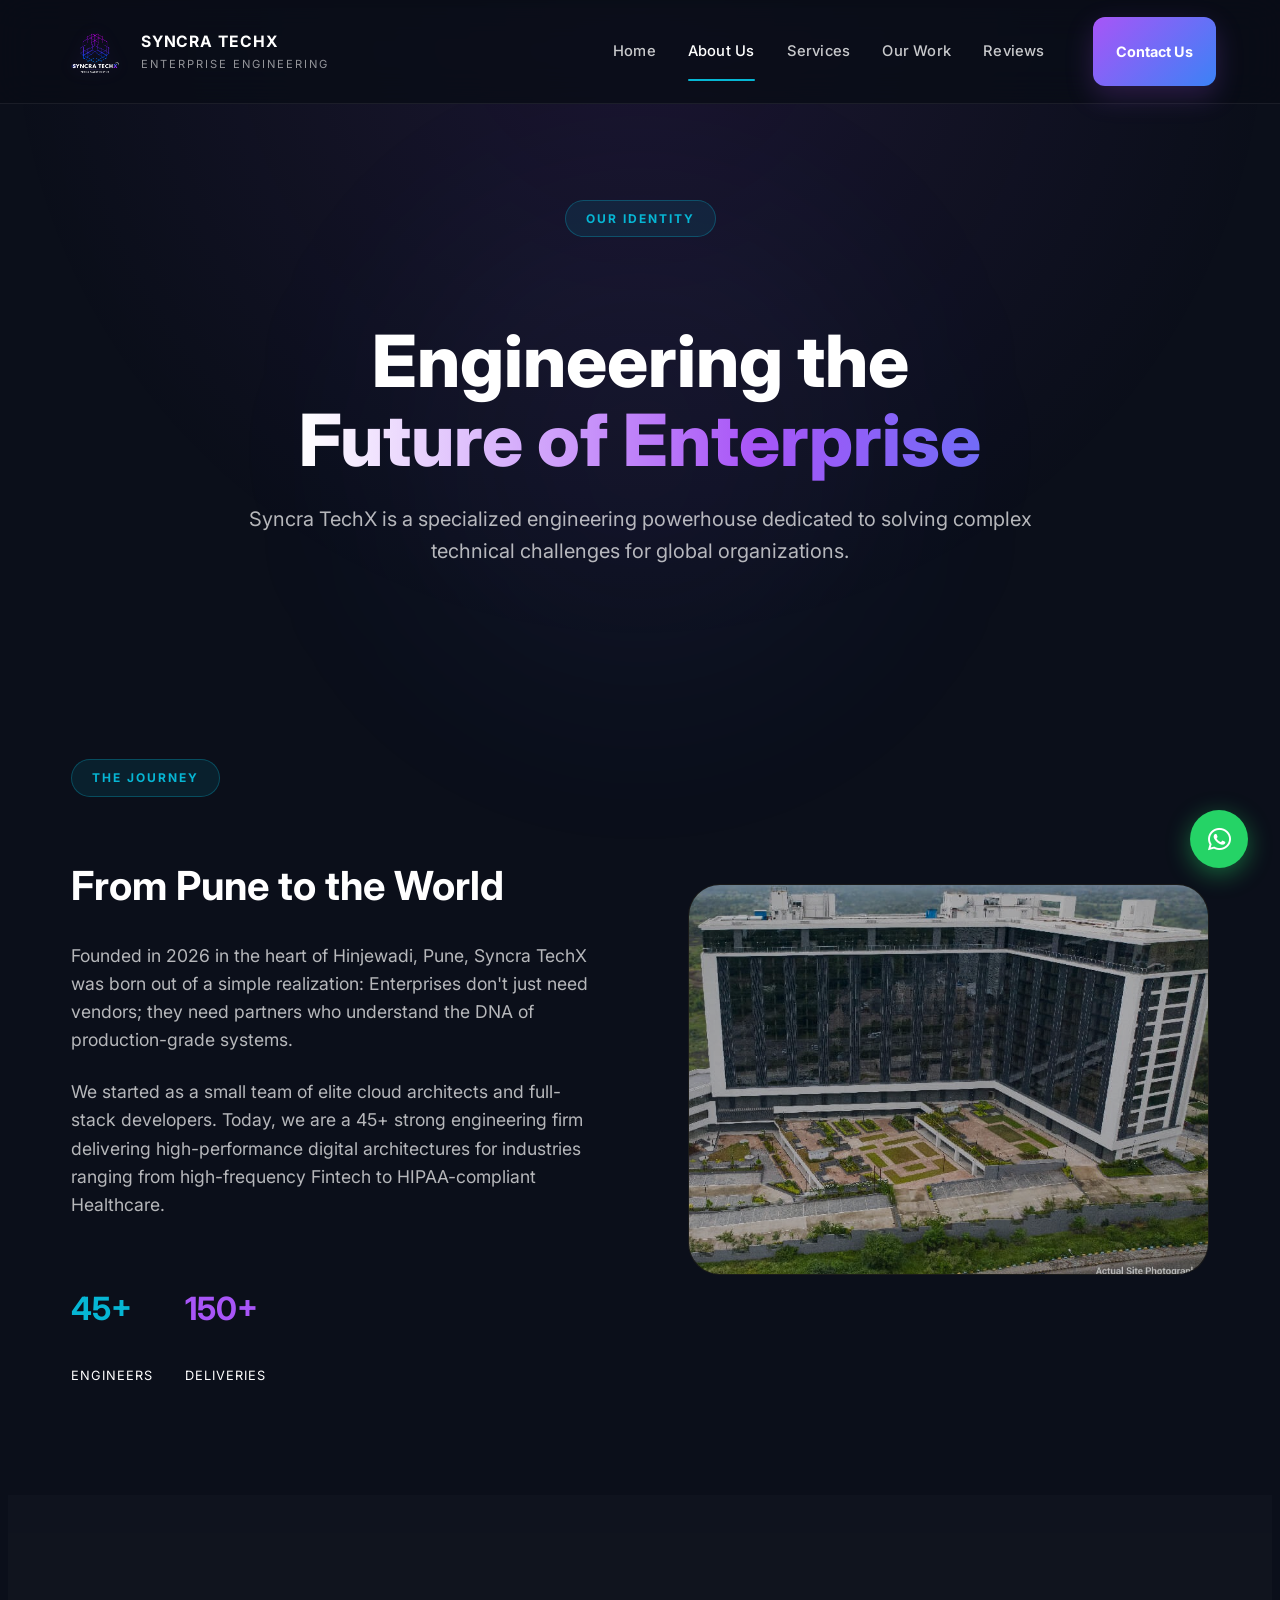
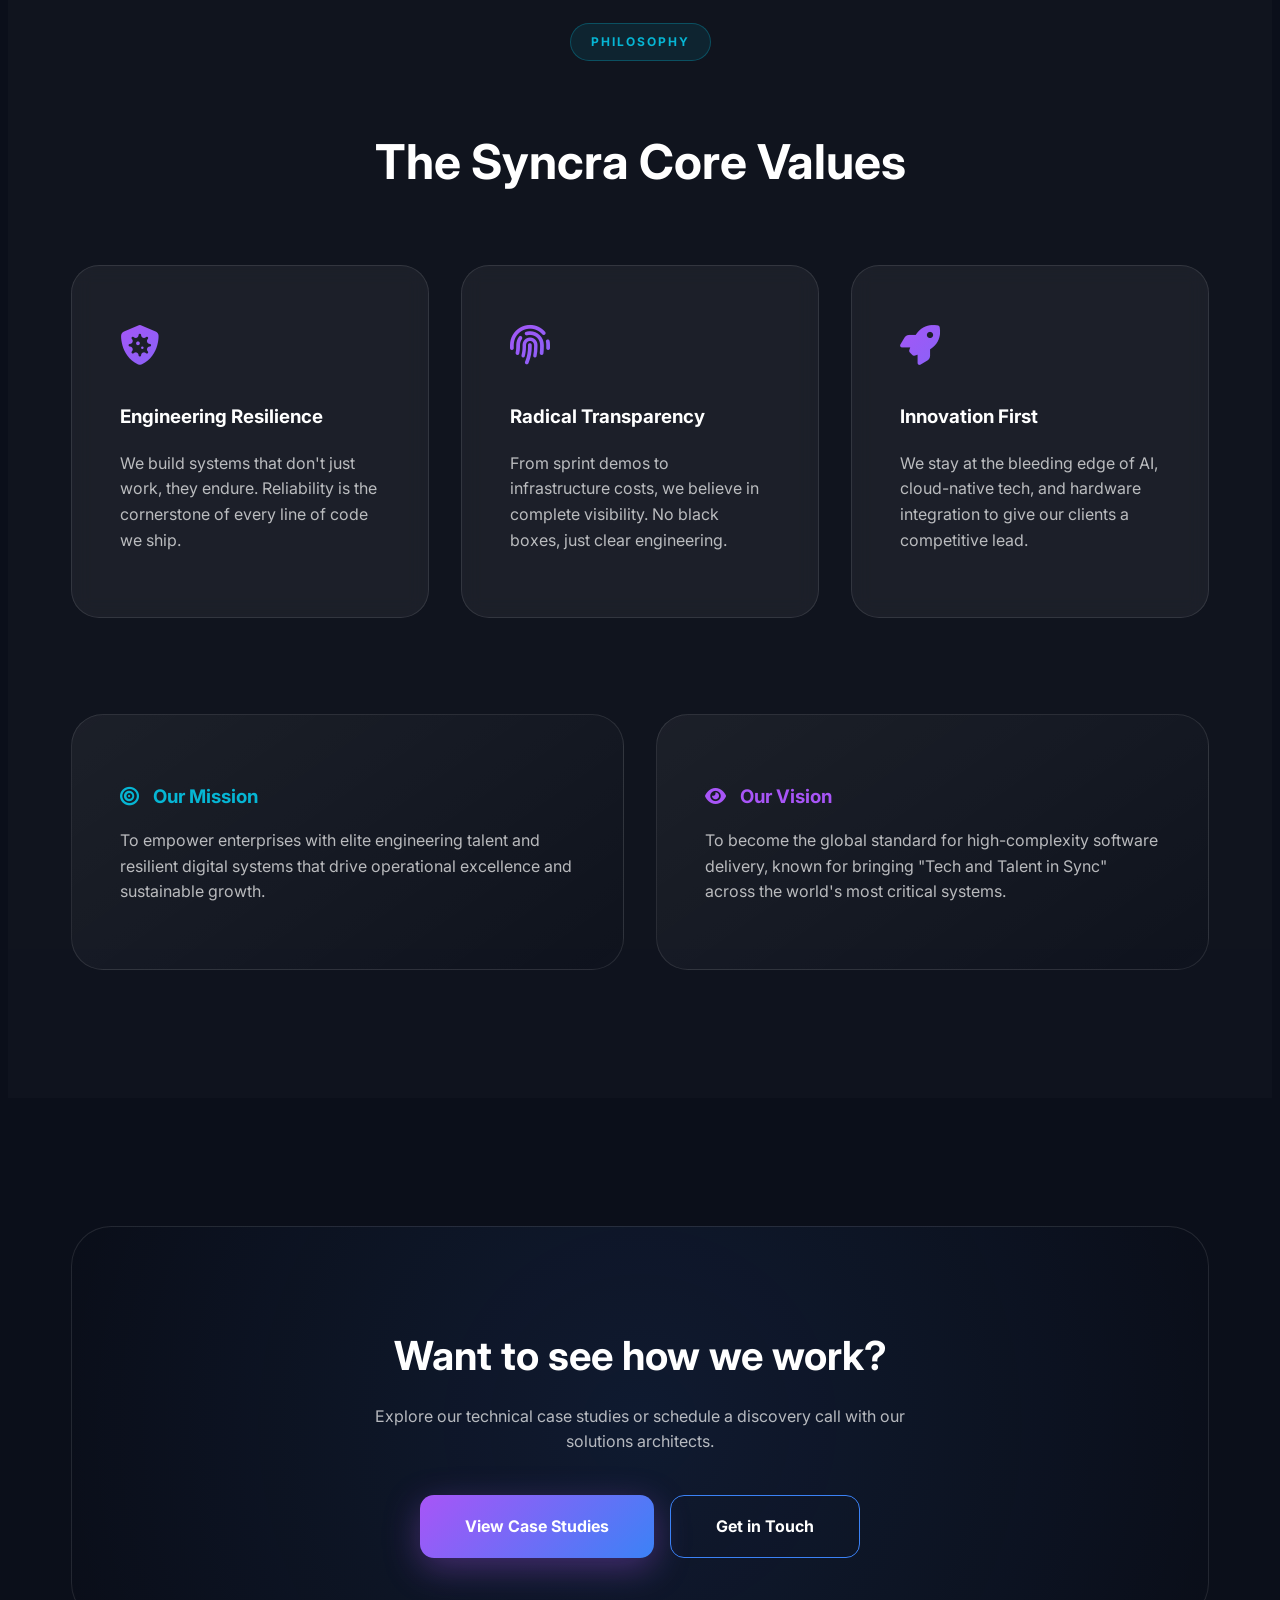
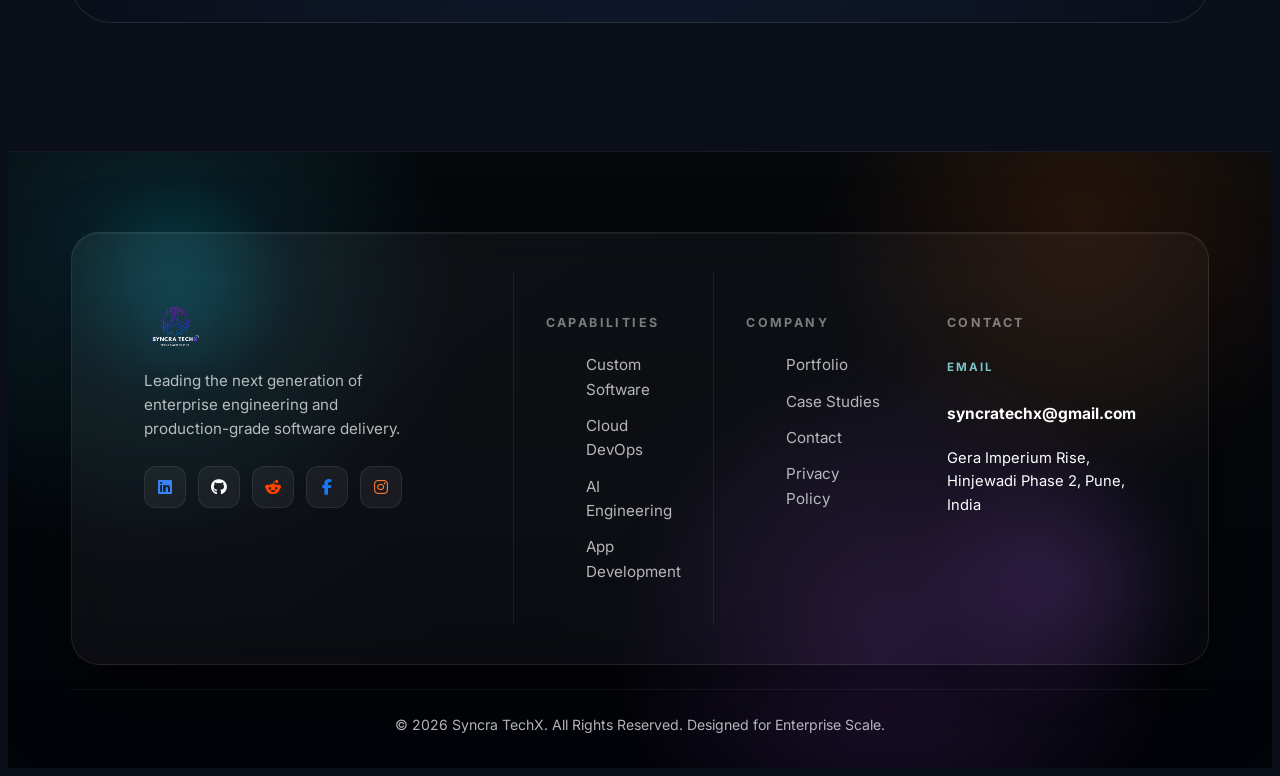
<file: about.html>
<!DOCTYPE html>
<html lang="en">
<head>
    <meta charset="UTF-8">
    <meta name="viewport" content="width=device-width, initial-scale=1.0">
    <title>About Syncra TechX | Engineering Excellence</title>
    <link rel="icon" type="image/png" href="logo.png">
    <link rel="preconnect" href="https://fonts.googleapis.com">
    <link rel="preconnect" href="https://fonts.gstatic.com" crossorigin>
    <link href="https://fonts.googleapis.com/css2?family=Inter:wght@300;400;500;600;700;800&display=swa
    p" rel="stylesheet">
    <link rel="stylesheet" href="https://cdnjs.cloudflare.com/ajax/libs/font-awesome/6.4.0/css/all.min.css">
    <link rel="stylesheet" href="https://unpkg.com/aos@2.3.1/dist/aos.css">
    <style>
        :root {
            --bg-color: #0b0f1a;
            --bg-accent: #05070a;
            --text-color: #ffffff;
            --text-secondary: rgba(255, 255, 255, 0.7);
            --accent-purple: #a855f7;
            --accent-blue: #3b82f6;
            --accent-cyan: #06b6d4;
            --gradient-primary: linear-gradient(135deg, var(--accent-purple), var(--accent-blue));
            --glass-bg: rgba(255, 255, 255, 0.05);
            --glass-border: rgba(255, 255, 255, 0.1);
            --transition: 0.3s cubic-bezier(0.4, 0, 0.2, 1);
        }

        html { 
            scroll-behavior: smooth; 
            overflow-x: hidden;
            scrollbar-color: var(--accent-purple) #000000;
            scrollbar-width: thin;
        }

        /* Webkit scrollbar (Chrome, Edge, Safari) */
        ::-webkit-scrollbar {
            width: 8px;
            background: #000000;
        }
        ::-webkit-scrollbar-thumb {
            background: #a855f7;
            border-radius: 999px;
        }
        ::-webkit-scrollbar-thumb:hover {
            background: #c084fc;
        }

        body {
            font-family: 'Inter', sans-serif;
            background-color: var(--bg-color);
            color: var(--text-color);
            line-height: 1.6;
            overflow-x: hidden;
        }

        /* Background Blob */
        #cursor-blob {
            position: fixed;
            top: 0; left: 0;
            width: 600px; height: 600px;
            border-radius: 999px;
            background: radial-gradient(circle at center, rgba(168, 85, 247, 0.1), rgba(59, 130, 246, 0.05) 50%, transparent 75%);
            filter: blur(120px);
            opacity: 0.8;
            pointer-events: none;
            z-index: -1;
            transform: translate(-50%, -50%);
        }

        .container { width: 90%; max-width: 1400px; margin: 0 auto; }

        /* Navigation */
        .sticky-nav {
            position: fixed;
            top: 0; left: 0; right: 0;
            z-index: 1000;
            background: rgba(9, 13, 22, 0.82);
            backdrop-filter: blur(18px);
            border-bottom: 1px solid rgba(255,255,255,0.07);
            padding: 0.9rem 0;
            transition: all 0.4s cubic-bezier(0.4, 0, 0.2, 1);
        }
        .sticky-nav.scrolled {
            padding: 0.72rem 0;
            background: rgba(9, 13, 22, 0.96);
            box-shadow: 0 14px 36px rgba(0,0,0,0.22);
        }
        .nav-wrap {
            display: flex;
            justify-content: space-between;
            align-items: center;
            gap: 2rem;
        }
        @media (max-width: 992px) { .nav-wrap { gap: 1.1rem; } }
        .nav-logo {
            display: inline-flex;
            align-items: center;
            gap: 1rem;
            text-decoration: none;
        }
        .nav-logo img {
            height: 56px;
            width: auto;
            filter: drop-shadow(0 0 8px rgba(168, 85, 247, 0.18));
            transition: transform 0.3s ease;
        }
        .nav-logo:hover img { transform: scale(1.05); }
        .nav-brand {
            display: flex;
            flex-direction: column;
            gap: 0.15rem;
        }
        .nav-brand strong {
            font-size: 0.98rem;
            letter-spacing: 0.06em;
            text-transform: uppercase;
            color: #fff;
        }
        .nav-brand span {
            font-size: 0.7rem;
            letter-spacing: 0.18em;
            text-transform: uppercase;
            color: rgba(255,255,255,0.56);
        }
        @media (max-width: 1200px) { .nav-brand { display: none; } }
        .nav-links {
            display: flex;
            align-items: center;
            gap: 2rem;
            list-style: none;
            margin-left: auto;
            margin-right: 1rem;
        }
        @media (max-width: 992px) { .nav-links { display: none; } }
        .nav-links a {
            display: inline-flex;
            align-items: center;
            justify-content: center;
            min-height: 36px;
            padding: 0.2rem 0;
            text-decoration: none;
            color: rgba(255,255,255,0.78);
            font-weight: 500;
            font-size: 0.92rem;
            letter-spacing: 0.015em;
            transition: var(--transition);
            position: relative;
        }
        .nav-links a::after {
            content: '';
            position: absolute;
            left: 0;
            right: 0;
            bottom: -8px;
            height: 2px;
            border-radius: 2px;
            background: var(--accent-cyan);
            transform: scaleX(0);
            transform-origin: center;
            transition: transform 0.3s ease;
        }
        .nav-links a:hover::after, .nav-links a.is-active::after { transform: scaleX(1); }
        .nav-links a:hover, .nav-links a.is-active { color: #fff; }
        .nav-actions {
            display: flex;
            justify-content: flex-end;
        }
        .nav-actions .btn {
            min-height: 44px;
            padding: 0.8rem 1.45rem;
            border-radius: 12px;
            font-size: 0.9rem;
            box-shadow: 0 10px 28px rgba(168, 85, 247, 0.22);
        }
        .nav-actions .btn:hover { transform: translateY(-2px); }

        /* Hero Section */
        .about-hero {
            padding: 12rem 0 6rem;
            text-align: center;
            background: radial-gradient(circle at top, rgba(168, 85, 247, 0.1) 0%, transparent 70%);
        }
        .shimmer-text {
            background: linear-gradient(90deg, #fff, var(--accent-purple), var(--accent-blue), #fff);
            background-size: 200% auto;
            -webkit-background-clip: text;
            background-clip: text;
            -webkit-text-fill-color: transparent;
            animation: shimmer 8s linear infinite;
        }
        @keyframes shimmer { to { background-position: 200% center; } }
        
        .hero-title { font-size: clamp(2.5rem, 6vw, 4.5rem); font-weight: 800; line-height: 1.1; margin-bottom: 1.5rem; }
        .hero-subtitle { font-size: 1.25rem; color: var(--text-secondary); max-width: 800px; margin: 0 auto; }

        /* Section Kicker */
        .section-kicker {
            display: inline-flex;
            padding: 0.5rem 1.25rem;
            border-radius: 100px;
            background: rgba(6, 182, 212, 0.1);
            border: 1px solid rgba(6, 182, 212, 0.3);
            color: var(--accent-cyan);
            font-size: 0.75rem;
            font-weight: 700;
            text-transform: uppercase;
            letter-spacing: 2px;
            margin-bottom: 1.5rem;
        }

        /* Story Section */
        .story-grid {
            display: grid;
            grid-template-columns: 1fr 1fr;
            gap: 6rem;
            align-items: center;
            padding: 6rem 0;
        }
        @media (max-width: 992px) { .story-grid { grid-template-columns: 1fr; gap: 3rem; } }
        
        .story-image {
            position: relative;
            border-radius: 32px;
            overflow: hidden;
            border: 1px solid var(--glass-border);
            aspect-ratio: 4/3;
            background: #000;
        }
        .story-image img { width: 100%; height: 100%; object-fit: cover; opacity: 0.7; }
        .image-overlay {
            position: absolute;
            inset: 0;
            background: linear-gradient(to top, var(--bg-color), transparent);
        }

        /* Values Grid */
        .values-section { padding: 8rem 0; background: rgba(255,255,255,0.02); }
        .values-grid {
            display: grid;
            grid-template-columns: repeat(auto-fit, minmax(300px, 1fr));
            gap: 2rem;
            margin-top: 4rem;
        }
        .value-card {
            background: var(--glass-bg);
            border: 1px solid var(--glass-border);
            padding: 3rem;
            border-radius: 28px;
            transition: var(--transition);
            backdrop-filter: blur(10px);
        }
        .value-card:hover {
            transform: translateY(-10px);
            border-color: var(--accent-purple);
            background: rgba(255,255,255,0.08);
        }
        .value-icon {
            font-size: 2.5rem;
            margin-bottom: 1.5rem;
            background: var(--gradient-primary);
            -webkit-background-clip: text;
            background-clip: text;
            -webkit-text-fill-color: transparent;
        }

        /* Mission / Vision */
        .vision-box {
            margin-top: 6rem;
            display: grid;
            grid-template-columns: 1fr 1fr;
            gap: 2rem;
        }
        @media (max-width: 768px) { .vision-box { grid-template-columns: 1fr; } }
        @media (max-width: 768px) { .nav-logo img { height: 65px; } }
        @media (max-width: 768px) { #cursor-blob { display: none; } }
        .box-item {
            padding: 3rem;
            border-radius: 32px;
            background: linear-gradient(145deg, rgba(255,255,255,0.05), transparent);
            border: 1px solid var(--glass-border);
        }

        /* Buttons */
        .btn {
            display: inline-flex; align-items: center; justify-content: center;
            padding: 1.1rem 2.8rem; border-radius: 14px; font-weight: 700;
            text-decoration: none; transition: var(--transition); cursor: pointer; font-size: 1rem;
        }
        .btn-primary { background: var(--gradient-primary); color: white; box-shadow: 0 10px 35px rgba(168, 85, 247, 0.35); }
        .btn-primary:hover { transform: translateY(-5px) scale(1.02); box-shadow: 0 15px 45px rgba(168, 85, 247, 0.5); }

        /* Mobile Menu */
        .mobile-menu-btn {
            display: none; background: none; border: 1px solid rgba(255,255,255,0.12);
            border-radius: 10px; width: 42px; height: 42px;
            align-items: center; justify-content: center;
            cursor: pointer; color: #fff; font-size: 1.1rem; transition: var(--transition);
        }
        .mobile-menu-btn:hover { background: rgba(255,255,255,0.07); border-color: rgba(255,255,255,0.22); }
        @media (max-width: 992px) { .mobile-menu-btn { display: inline-flex; } }

        /* Mobile Nav Overlay */
        .mobile-nav {
            display: none; position: fixed; top: 0; left: 0; right: 0; bottom: 0;
            z-index: 999; background: rgba(9, 13, 22, 0.97); backdrop-filter: blur(24px);
            flex-direction: column; align-items: center; justify-content: center;
            gap: 0.5rem; padding: 2rem;
        }
        .mobile-nav.is-open { display: flex; }
        .mobile-nav a {
            display: block; width: 100%; max-width: 320px; text-align: center;
            padding: 1rem 1.5rem; border-radius: 14px; text-decoration: none;
            color: rgba(255,255,255,0.8); font-size: 1.1rem; font-weight: 600;
            transition: var(--transition); border: 1px solid transparent;
        }
        .mobile-nav a:hover { color: #fff; background: rgba(255,255,255,0.06); border-color: rgba(255,255,255,0.1); }
        .mobile-nav .mobile-nav-cta { margin-top: 1rem; background: var(--gradient-primary); color: #fff; border-color: transparent; box-shadow: 0 8px 24px rgba(168,85,247,0.3); }
        .mobile-nav-close {
            position: absolute; top: 1.25rem; right: 1.25rem;
            background: none; border: 1px solid rgba(255,255,255,0.12); border-radius: 10px;
            width: 42px; height: 42px; display: flex; align-items: center; justify-content: center;
            cursor: pointer; color: #fff; font-size: 1.1rem;
        }

        /* Enhanced Footer */
        .site-footer {
            position: relative;
            padding: 5rem 0 2rem;
            background:
                radial-gradient(circle at 12% 18%, rgba(34, 211, 238, 0.16), transparent 24%),
                radial-gradient(circle at 85% 12%, rgba(249, 115, 22, 0.14), transparent 22%),
                radial-gradient(circle at 70% 78%, rgba(168, 85, 247, 0.18), transparent 28%),
                linear-gradient(180deg, rgba(5, 7, 10, 0.92), #04060b 58%, #020308 100%);
            border-top: 1px solid rgba(255, 255, 255, 0.08);
            overflow: hidden;
            margin-top: 0;
        }
        .site-footer::before {
            content: ''; position: absolute; inset: 24px auto auto 5%;
            width: 220px; height: 220px; border-radius: 50%;
            background: radial-gradient(circle, rgba(6, 182, 212, 0.2), transparent 70%);
            pointer-events: none; filter: blur(10px);
        }
        .site-footer::after {
            content: ''; position: absolute; right: 6%; bottom: 48px;
            width: 280px; height: 280px; border-radius: 50%;
            background: radial-gradient(circle, rgba(168, 85, 247, 0.16), transparent 72%);
            pointer-events: none; filter: blur(10px);
        }
        .footer-grid {
            position: relative; z-index: 1;
            display: grid; grid-template-columns: 2fr 1fr 1fr 1.2fr;
            gap: 0; padding: 2.5rem; border-radius: 28px;
            background: linear-gradient(145deg, rgba(255,255,255,0.05), rgba(255,255,255,0.02));
            border: 1px solid rgba(255,255,255,0.09);
            box-shadow: 0 30px 80px rgba(0,0,0,0.42), inset 0 1px 0 rgba(255,255,255,0.06);
            backdrop-filter: blur(18px);
        }
        .footer-links-row { display: contents; }
        @media (max-width: 1024px) {
            .footer-grid { grid-template-columns: 1fr 1fr; }
            .footer-col { border-bottom: 1px solid rgba(255,255,255,0.07); }
            .footer-col:last-child { border-bottom: none; }
        }
        .footer-col { padding: 1.5rem 2rem; }
        .footer-col:not(:last-child) { border-right: 1px solid rgba(255,255,255,0.07); }
        @media (max-width: 1024px) { .footer-col:not(:last-child) { border-right: none; } }
        .footer-col h4 { margin-bottom: 1.25rem; font-size: 0.78rem; text-transform: uppercase; letter-spacing: 2.4px; color: rgba(255,255,255,0.45); }
        .footer-col ul { list-style: none; }
        .footer-col li { margin-bottom: 0.75rem; color: var(--text-secondary); font-size: 0.95rem; cursor: pointer; transition: 0.25s; }
        .footer-col li:hover { color: #9efcff; padding-left: 6px; }
        .footer-col a { color: inherit; text-decoration: none; }
        .footer-logo { height: 56px; width: auto; max-width: 160px; display: block; margin-bottom: 1rem; filter: drop-shadow(0 0 24px rgba(168, 85, 247, 0.3)); }
        .footer-tagline { font-size: 0.95rem; color: var(--text-secondary); max-width: 28ch; line-height: 1.6; }
        .footer-socials { display: flex; gap: 0.75rem; margin-top: 1.5rem; align-items: center; }
        .footer-socials i {
            width: 40px; height: 40px; border-radius: 12px; display: inline-flex;
            align-items: center; justify-content: center; font-size: 1rem;
            background: rgba(255,255,255,0.05); border: 1px solid rgba(255,255,255,0.08);
            transition: transform 0.3s ease, box-shadow 0.3s ease, border-color 0.3s ease; cursor: pointer;
        }
        .footer-socials i:hover { transform: translateY(-3px); border-color: rgba(110,231,255,0.45); box-shadow: 0 0 14px rgba(6,182,212,0.18); }
        .footer-contact-label { display: inline-block; margin-bottom: 0.6rem; font-size: 0.72rem; font-weight: 700; letter-spacing: 2px; color: rgba(158,252,255,0.76); text-transform: uppercase; }
        .footer-contact-email { color: #fff; font-weight: 700; font-size: 0.97rem; }
        .footer-bottom { position: relative; z-index: 1; margin-top: 1.5rem; padding-top: 1.5rem; border-top: 1px solid rgba(255,255,255,0.06); text-align: center; font-size: 0.88rem; color: var(--text-secondary); }
        .whatsapp-fab {
            position: fixed; bottom: 2rem; right: 2rem; z-index: 998;
            width: 58px; height: 58px; border-radius: 50%; background: #25d366;
            display: flex; align-items: center; justify-content: center;
            font-size: 1.65rem; color: #fff; text-decoration: none;
            box-shadow: 0 6px 24px rgba(37,211,102,0.45);
            transition: transform 0.3s ease, box-shadow 0.3s ease;
        }
        .whatsapp-fab:hover { transform: scale(1.12); box-shadow: 0 10px 32px rgba(37,211,102,0.6); }
        @media (max-width: 640px) {
            .footer-grid { display: flex; flex-direction: column; padding: 0; background: none; border: none; box-shadow: none; backdrop-filter: none; }
            .footer-col { padding: 1.25rem 0; border-right: none !important; border-bottom: 1px solid rgba(255,255,255,0.07) !important; }
            .footer-col:last-child { border-bottom: none !important; }
            .footer-links-row { display: grid; grid-template-columns: 1fr 1fr; }
            .footer-links-row .footer-col { border-bottom: none !important; }
            .footer-links-row .footer-col:first-child { border-right: 1px solid rgba(255,255,255,0.07) !important; }
        }
    </style>
</head>
<body>

    <div id="cursor-blob"></div>

    <header class="sticky-nav">
        <div class="container nav-wrap">
            <a href="index.html" class="nav-logo">
                <img src="logo.png" alt="Syncra TechX Logo">
                <span class="nav-brand">
                    <strong>Syncra TechX</strong>
                    <span>Enterprise Engineering</span>
                </span>
            </a>
            <ul class="nav-links">
                <li><a href="/Home">Home</a></li>
                <li><a href="/about" class="is-active">About Us</a></li>
                <li><a href="index.html#services">Services</a></li>
                <li><a href="index.html#cases">Our Work</a></li>
                <li><a href="/review">Reviews</a></li>
            </ul>
            <div class="nav-actions">
                <a href="/contact" class="btn btn-primary nav-cta-btn">Contact Us</a>
                <button class="mobile-menu-btn" aria-label="Open menu" onclick="document.getElementById('mobileNav').classList.add('is-open')">
                    <i class="fas fa-bars"></i>
                </button>
            </div>
        </div>
    </header>

    <nav class="mobile-nav" id="mobileNav">
        <button class="mobile-nav-close" aria-label="Close menu" onclick="document.getElementById('mobileNav').classList.remove('is-open')">
            <i class="fas fa-times"></i>
        </button>
        <a href="/Home" onclick="document.getElementById('mobileNav').classList.remove('is-open')">Home</a>
        <a href="/about" onclick="document.getElementById('mobileNav').classList.remove('is-open')">About Us</a>
        <a href="index.html#services" onclick="document.getElementById('mobileNav').classList.remove('is-open')">Services</a>
        <a href="index.html#cases" onclick="document.getElementById('mobileNav').classList.remove('is-open')">Our Work</a>
        <a href="/review" onclick="document.getElementById('mobileNav').classList.remove('is-open')">Reviews</a>
        <a href="/contact" class="mobile-nav-cta">Contact Us</a>
    </nav>

    <main>
        <!-- About Hero -->
        <section class="about-hero">
            <div class="container" data-aos="fade-up">
                <div class="section-kicker">Our Identity</div>
                <h1 class="hero-title">Engineering the <br><span class="shimmer-text">Future of Enterprise</span></h1>
                <p class="hero-subtitle">Syncra TechX is a specialized engineering powerhouse dedicated to solving complex technical challenges for global organizations.</p>
            </div>
        </section>

        <!-- Our Story -->
        <section class="container story-grid">
            <div class="story-content" data-aos="fade-right">
                <div class="section-kicker">The Journey</div>
                <h2 style="font-size: 2.5rem; margin-bottom: 1.5rem;">From Pune to the World</h2>
                <p style="margin-bottom: 1.5rem; font-size: 1.1rem; color: var(--text-secondary);">
                    Founded in 2026 in the heart of Hinjewadi, Pune, Syncra TechX was born out of a simple realization: Enterprises don't just need vendors; they need partners who understand the DNA of production-grade systems.
                </p>
                <p style="margin-bottom: 1.5rem; font-size: 1.1rem; color: var(--text-secondary);">
                    We started as a small team of elite cloud architects and full-stack developers. Today, we are a 45+ strong engineering firm delivering high-performance digital architectures for industries ranging from high-frequency Fintech to HIPAA-compliant Healthcare.
                </p>
                <div style="display: flex; gap: 2rem; margin-top: 2rem;">
                    <div>
                        <h3 style="color: var(--accent-cyan); font-size: 2rem;">45+</h3>
                        <p style="font-size: 0.8rem; text-transform: uppercase; letter-spacing: 1px;">Engineers</p>
                    </div>
                    <div>
                        <h3 style="color: var(--accent-purple); font-size: 2rem;">150+</h3>
                        <p style="font-size: 0.8rem; text-transform: uppercase; letter-spacing: 1px;">Deliveries</p>
                    </div>
                </div>
            </div>
            <div class="story-image" data-aos="zoom-in">
                <div class="image-overlay"></div>
                <img src="about-building.jpeg" alt="Syncra TechX building exterior" style="width:100%; height:100%; object-fit:cover; object-position:center; opacity:0.75;">
            </div>
        </section>

        <!-- Values Section -->
        <section class="values-section">
            <div class="container">
                <div style="text-align: center;" data-aos="fade-up">
                    <div class="section-kicker">Philosophy</div>
                    <h2 style="font-size: 3rem;">The Syncra Core Values</h2>
                </div>
                
                <div class="values-grid">
                    <div class="value-card" data-aos="fade-up" data-aos-delay="100">
                        <div class="value-icon"><i class="fas fa-shield-virus"></i></div>
                        <h3>Engineering Resilience</h3>
                        <p style="color: var(--text-secondary); margin-top: 1rem;">We build systems that don't just work, they endure. Reliability is the cornerstone of every line of code we ship.</p>
                    </div>
                    <div class="value-card" data-aos="fade-up" data-aos-delay="200">
                        <div class="value-icon"><i class="fas fa-fingerprint"></i></div>
                        <h3>Radical Transparency</h3>
                        <p style="color: var(--text-secondary); margin-top: 1rem;">From sprint demos to infrastructure costs, we believe in complete visibility. No black boxes, just clear engineering.</p>
                    </div>
                    <div class="value-card" data-aos="fade-up" data-aos-delay="300">
                        <div class="value-icon"><i class="fas fa-rocket"></i></div>
                        <h3>Innovation First</h3>
                        <p style="color: var(--text-secondary); margin-top: 1rem;">We stay at the bleeding edge of AI, cloud-native tech, and hardware integration to give our clients a competitive lead.</p>
                    </div>
                </div>

                <!-- Mission / Vision -->
                <div class="vision-box">
                    <div class="box-item" data-aos="fade-right">
                        <h3 style="margin-bottom: 1rem; color: var(--accent-cyan);"><i class="fas fa-bullseye" style="margin-right: 10px;"></i> Our Mission</h3>
                        <p style="color: var(--text-secondary);">To empower enterprises with elite engineering talent and resilient digital systems that drive operational excellence and sustainable growth.</p>
                    </div>
                    <div class="box-item" data-aos="fade-left">
                        <h3 style="margin-bottom: 1rem; color: var(--accent-purple);"><i class="fas fa-eye" style="margin-right: 10px;"></i> Our Vision</h3>
                        <p style="color: var(--text-secondary);">To become the global standard for high-complexity software delivery, known for bringing "Tech and Talent in Sync" across the world's most critical systems.</p>
                    </div>
                </div>
            </div>
        </section>

        <!-- CTA -->
        <section class="container" style="padding: 8rem 0; text-align: center;">
            <div style="background: radial-gradient(circle at center, rgba(59, 130, 246, 0.1), transparent); padding: 4rem; border-radius: 40px; border: 1px solid var(--glass-border);" data-aos="zoom-in">
                <h2 style="font-size: 2.5rem; margin-bottom: 1rem;">Want to see how we work?</h2>
                <p style="color: var(--text-secondary); margin-bottom: 2.5rem; max-width: 600px; margin-left: auto; margin-right: auto;">Explore our technical case studies or schedule a discovery call with our solutions architects.</p>
                <div style="display: flex; gap: 1rem; justify-content: center; flex-wrap: wrap;">
                    <a href="index.html#cases" class="btn btn-primary">View Case Studies</a>
                    <a href="contact.html" class="btn" style="border: 1px solid var(--accent-blue); color: #fff;">Get in Touch</a>
                </div>
            </div>
        </section>
    </main>

    <footer class="site-footer">
        <div class="container">
            <div class="footer-grid">
                <div class="footer-col">
                    <img src="logo.png" alt="Syncra TechX" class="footer-logo">
                    <p class="footer-tagline">Leading the next generation of enterprise engineering and production-grade software delivery.</p>
                    <div class="footer-socials">
                        <a href="https://www.linkedin.com/company/syncra-techx/" target="_blank" rel="noopener"><i class="fab fa-linkedin" style="color: var(--accent-blue);"></i></a>
                        <a href="https://github.com/SyncraTechx" target="_blank" rel="noopener"><i class="fab fa-github"></i></a>
                        <a href="https://www.reddit.com/" target="_blank" rel="noopener"><i class="fab fa-reddit-alien" style="color: #ff4500;"></i></a>
                        <a href="https://www.facebook.com/" target="_blank" rel="noopener"><i class="fab fa-facebook-f" style="color: #1877f2;"></i></a>
                        <a href="https://www.instagram.com/syncratech_x_ultra?igsh=MXUzbnRka3V5Yjg0ZQ==" target="_blank" rel="noopener"><i class="fab fa-instagram" style="color: #f77737;"></i></a>
                    </div>
                </div>
                <div class="footer-links-row">
                    <div class="footer-col">
                        <h4>Capabilities</h4>
                        <ul>
                            <li><a href="index.html#services">Custom Software</a></li>
                            <li><a href="index.html#services">Cloud DevOps</a></li>
                            <li><a href="index.html#services">AI Engineering</a></li>
                            <li><a href="index.html#services">App Development</a></li>
                        </ul>
                    </div>
                    <div class="footer-col">
                        <h4>Company</h4>
                        <ul>
                            <li><a href="index.html#portfolio">Portfolio</a></li>
                            <li><a href="index.html#cases">Case Studies</a></li>
                            <li><a href="contact.html">Contact</a></li>
                            <li><a href="privacy-policy.html">Privacy Policy</a></li>
                        </ul>
                    </div>
                </div>
                <div class="footer-col">
                    <h4>Contact</h4>
                    <span class="footer-contact-label">Email</span>
                    <p class="footer-contact-email">syncratechx@gmail.com</p>
                    <p style="margin-top: 1.25rem; font-size: 0.92rem;">Gera Imperium Rise,<br>Hinjewadi Phase 2, Pune, India</p>
                </div>
            </div>
            <div class="footer-bottom">
                &copy; 2026 Syncra TechX. All Rights Reserved. Designed for Enterprise Scale.
            </div>
        </div>
    </footer>

    <a href="https://api.whatsapp.com/send/?phone=917058221926&text&type=phone_number&app_absent=0" target="_blank" rel="noopener" class="whatsapp-fab" aria-label="Chat on WhatsApp">
        <i class="fab fa-whatsapp"></i>
    </a>

    <script src="https://unpkg.com/aos@2.3.1/dist/aos.js"></script>
    <script>
        document.addEventListener('DOMContentLoaded', () => {
            AOS.init({ duration: 1000, once: true });

            // Cursor Blob Logic
            const blob = document.getElementById('cursor-blob');
            let mouseX = window.innerWidth / 2, mouseY = window.innerHeight / 2;
            let blobX = mouseX, blobY = mouseY;

            window.addEventListener('mousemove', (e) => {
                mouseX = e.clientX;
                mouseY = e.clientY;
            });

            const animateBlob = () => {
                blobX += (mouseX - blobX) * 0.08;
                blobY += (mouseY - blobY) * 0.08;
                blob.style.left = `${blobX}px`;
                blob.style.top = `${blobY}px`;
                requestAnimationFrame(animateBlob);
            };
            animateBlob();

            // Nav Scroll Effect
            window.addEventListener('scroll', () => {
                const nav = document.querySelector('.sticky-nav');
                if (window.scrollY > 50) nav.classList.add('scrolled');
                else nav.classList.remove('scrolled');
            });
        });
    </script>
</body>
</html>
</file>
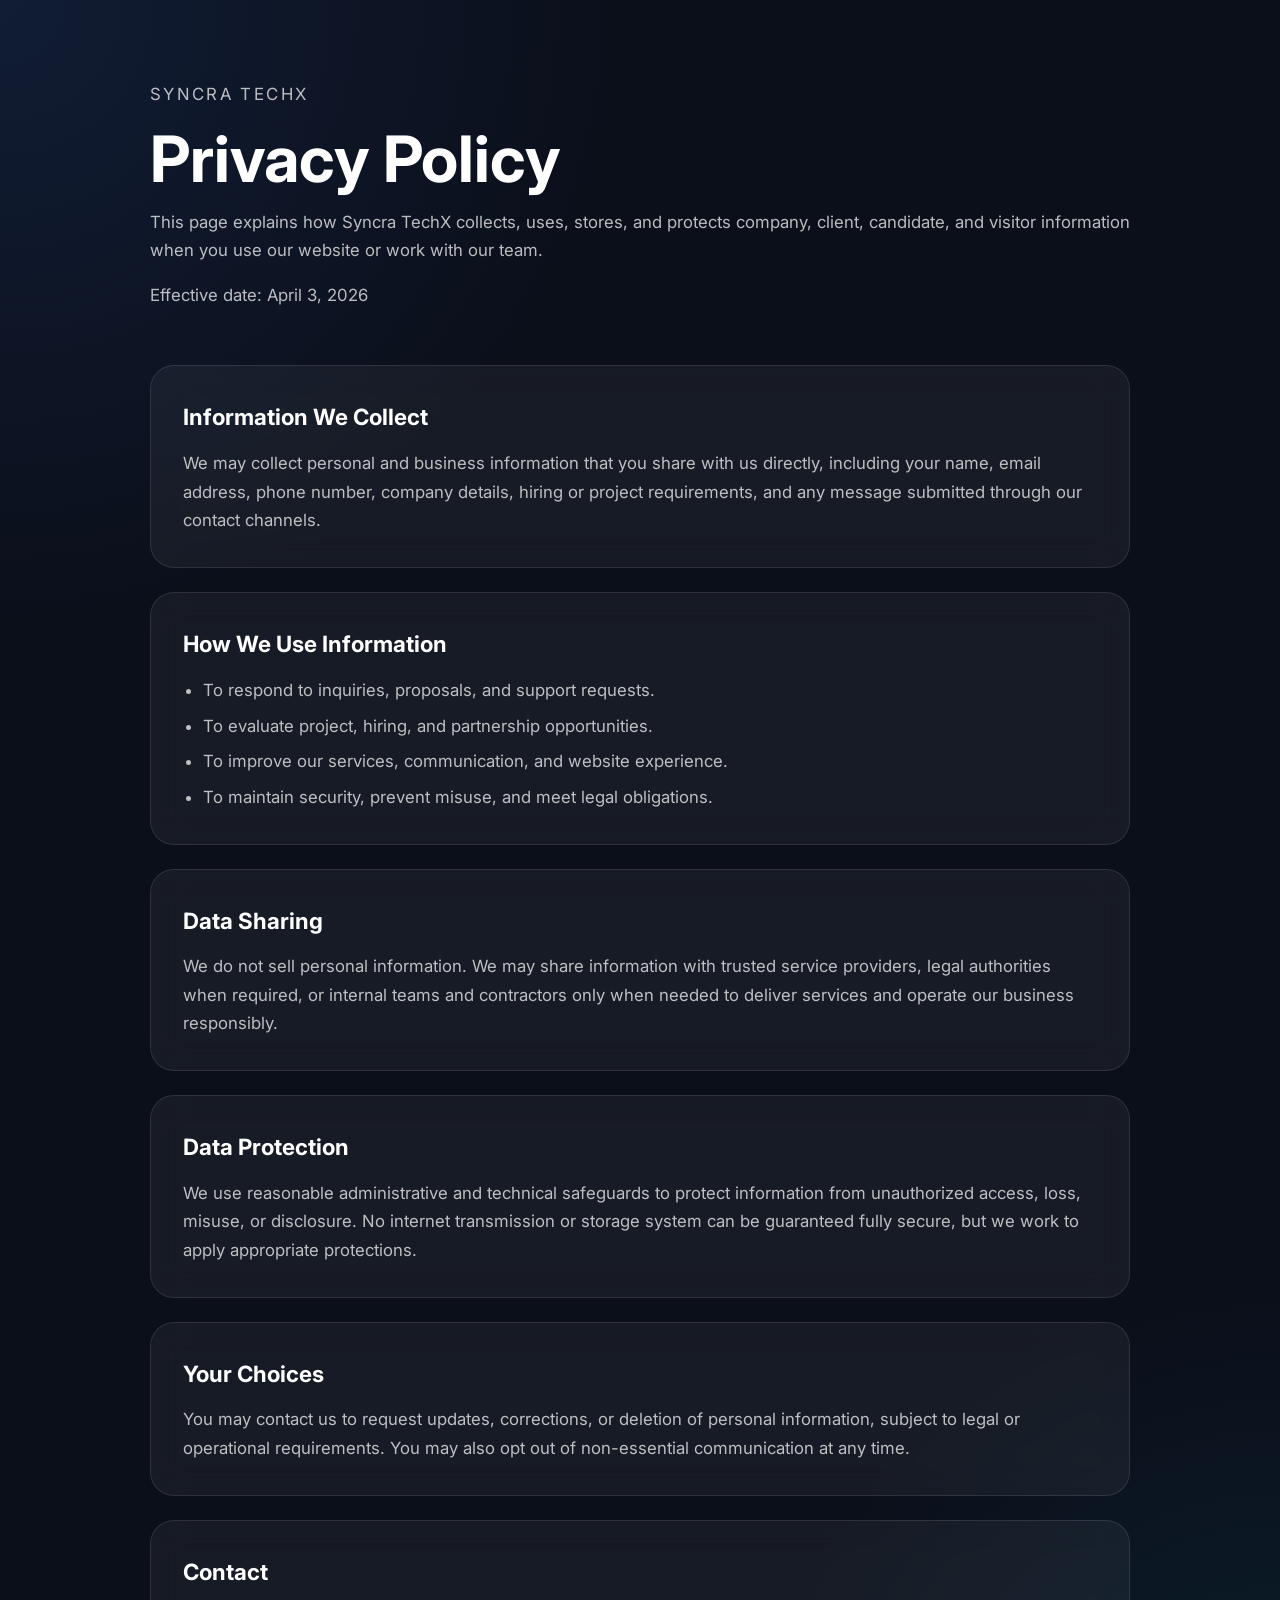
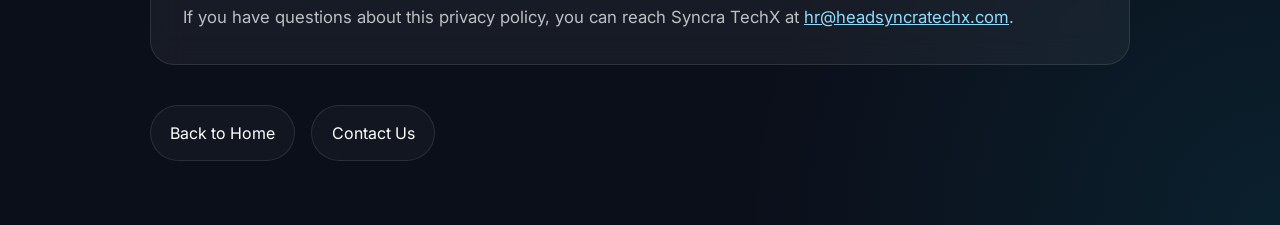
<file: privacy-policy.html>
<!DOCTYPE html>
<html lang="en">
<head>
    <meta charset="UTF-8">
    <meta name="viewport" content="width=device-width, initial-scale=1.0">
    <title>Privacy Policy - Syncra TechX</title>
    <link rel="icon" type="image/png" href="logo.png">
    <link rel="preconnect" href="https://fonts.googleapis.com">
    <link rel="preconnect" href="https://fonts.gstatic.com" crossorigin>
    <link href="https://fonts.googleapis.com/css2?family=Inter:wght@300;400;500;600;700;800&display=swap" rel="stylesheet">
    <style>
        :root {
            --bg-color: #0b0f1a;
            --text-color: #ffffff;
            --text-secondary: rgba(255, 255, 255, 0.72);
            --accent-blue: #3b82f6;
            --accent-cyan: #06b6d4;
            --glass-bg: rgba(255, 255, 255, 0.05);
            --glass-border: rgba(255, 255, 255, 0.1);
        }

        * { box-sizing: border-box; margin: 0; padding: 0; }

        body {
            font-family: 'Inter', sans-serif;
            background:
                radial-gradient(circle at top left, rgba(59, 130, 246, 0.12), transparent 28%),
                radial-gradient(circle at bottom right, rgba(6, 182, 212, 0.1), transparent 24%),
                var(--bg-color);
            color: var(--text-color);
            line-height: 1.7;
            min-height: 100vh;
        }

        .container {
            width: min(92%, 980px);
            margin: 0 auto;
        }

        .hero {
            padding: 5rem 0 2rem;
        }

        .eyebrow {
            color: var(--accent-cyan);
            text-transform: uppercase;
            letter-spacing: 0.14em;
            font-size: 0.85rem;
            margin-bottom: 1rem;
        }

        h1 {
            font-size: clamp(2.5rem, 5vw, 4.5rem);
            line-height: 1.05;
            margin-bottom: 1rem;
        }

        .hero p,
        .policy-card p,
        .policy-card li {
            color: var(--text-secondary);
            font-size: 1.05rem;
        }

        .meta {
            margin-top: 1rem;
            color: #9ec7ff;
            font-size: 0.95rem;
        }

        .policy-card {
            background: var(--glass-bg);
            border: 1px solid var(--glass-border);
            border-radius: 24px;
            padding: 2rem;
            margin: 1.5rem 0;
            backdrop-filter: blur(16px);
        }

        h2 {
            font-size: 1.4rem;
            margin-bottom: 0.8rem;
        }

        ul {
            padding-left: 1.25rem;
            margin-top: 0.8rem;
        }

        li + li {
            margin-top: 0.45rem;
        }

        a {
            color: #8fdcff;
        }

        .footer-links {
            display: flex;
            gap: 1rem;
            flex-wrap: wrap;
            padding: 1rem 0 4rem;
        }

        .footer-links a {
            text-decoration: none;
            color: var(--text-color);
            border: 1px solid var(--glass-border);
            border-radius: 999px;
            padding: 0.85rem 1.2rem;
            background: rgba(255, 255, 255, 0.03);
        }
    </style>
</head>
<body>
    <main class="container">
        <section class="hero">
            <p class="eyebrow">Syncra TechX</p>
            <h1>Privacy Policy</h1>
            <p>This page explains how Syncra TechX collects, uses, stores, and protects company, client, candidate, and visitor information when you use our website or work with our team.</p>
            <p class="meta">Effective date: April 3, 2026</p>
        </section>

        <section class="policy-card">
            <h2>Information We Collect</h2>
            <p>We may collect personal and business information that you share with us directly, including your name, email address, phone number, company details, hiring or project requirements, and any message submitted through our contact channels.</p>
        </section>

        <section class="policy-card">
            <h2>How We Use Information</h2>
            <ul>
                <li>To respond to inquiries, proposals, and support requests.</li>
                <li>To evaluate project, hiring, and partnership opportunities.</li>
                <li>To improve our services, communication, and website experience.</li>
                <li>To maintain security, prevent misuse, and meet legal obligations.</li>
            </ul>
        </section>

        <section class="policy-card">
            <h2>Data Sharing</h2>
            <p>We do not sell personal information. We may share information with trusted service providers, legal authorities when required, or internal teams and contractors only when needed to deliver services and operate our business responsibly.</p>
        </section>

        <section class="policy-card">
            <h2>Data Protection</h2>
            <p>We use reasonable administrative and technical safeguards to protect information from unauthorized access, loss, misuse, or disclosure. No internet transmission or storage system can be guaranteed fully secure, but we work to apply appropriate protections.</p>
        </section>

        <section class="policy-card">
            <h2>Your Choices</h2>
            <p>You may contact us to request updates, corrections, or deletion of personal information, subject to legal or operational requirements. You may also opt out of non-essential communication at any time.</p>
        </section>

        <section class="policy-card">
            <h2>Contact</h2>
            <p>If you have questions about this privacy policy, you can reach Syncra TechX at <a href="mailto:hr@headsyncratechx.com">hr@headsyncratechx.com</a>.</p>
        </section>

        <div class="footer-links">
            <a href="/index">Back to Home</a>
            <a href="/contact">Contact Us</a>
        </div>
    </main>
</body>
</html>
</file>
